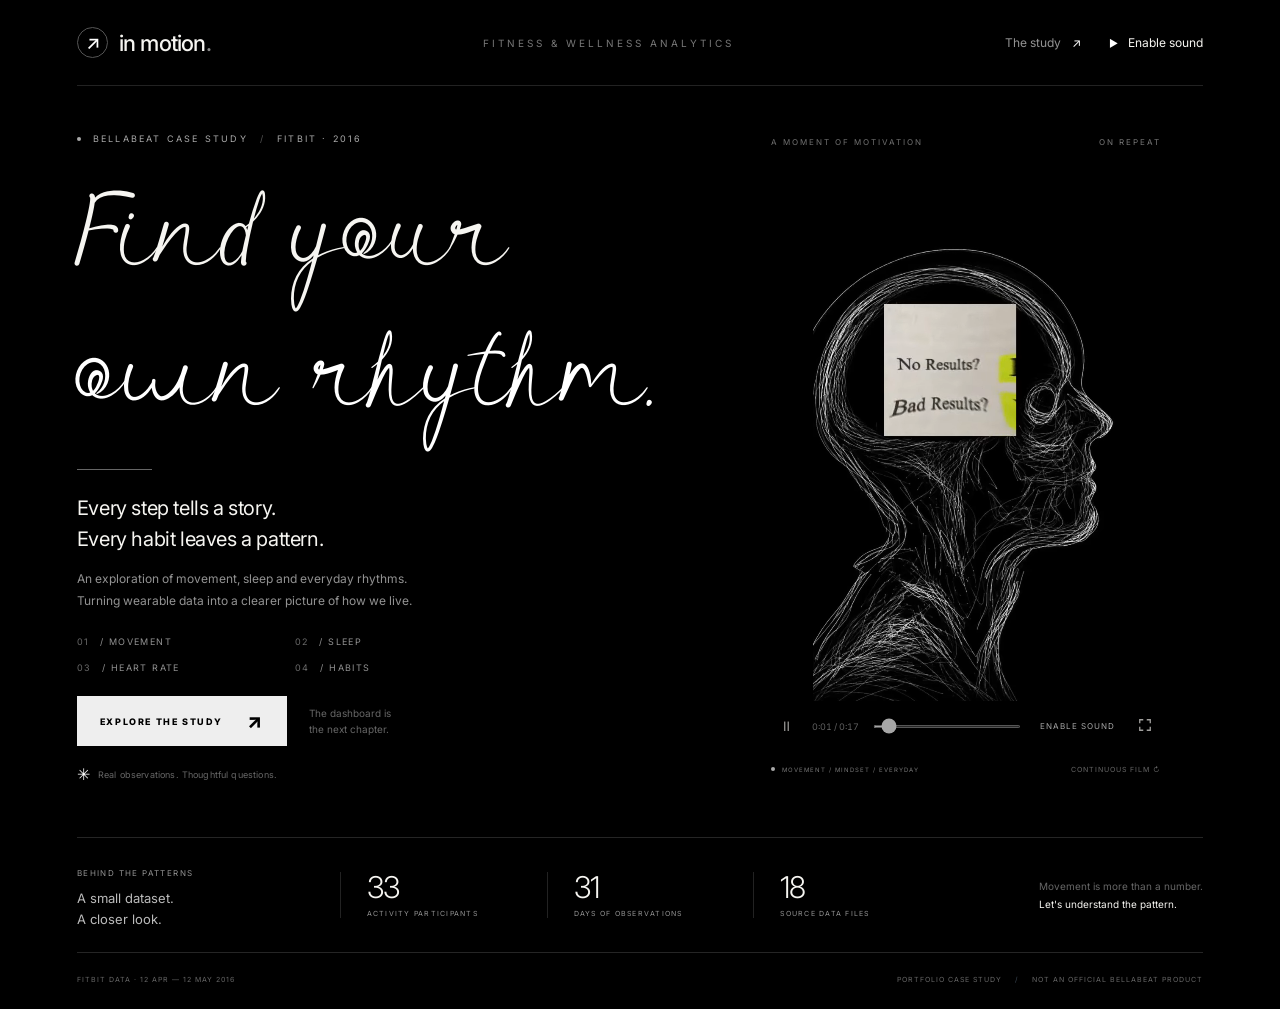
<file: landing/index.html>
<!doctype html>
<html lang="en">
<head>
<meta charset="utf-8"><meta name="viewport" content="width=device-width, initial-scale=1">
<title>In Motion · Fitness & Wellness Analytics</title>
<link rel="stylesheet" href="style.css">
</head>
<body>
<div class="page">
  <header class="masthead">
    <a class="brand" href="#home" aria-label="In Motion home"><span class="brand-mark" aria-hidden="true">↗</span><span>in motion<span class="brand-dot">.</span></span></a>
    <span class="masthead-label">FITNESS & WELLNESS ANALYTICS</span>
    <nav aria-label="Main navigation"><button class="nav-link" data-open-study>The study <span aria-hidden="true">↗</span></button><button class="watch-link" id="watch-top"><span class="tiny-play" aria-hidden="true">▶</span> Enable sound</button></nav>
  </header>

  <main id="home" class="hero">
    <section class="hero-copy" aria-labelledby="hero-title">
      <div class="eyebrow"><span class="live-dot" aria-hidden="true"></span> BELLABEAT CASE STUDY <span class="slash">/</span> FITBIT · 2016</div>
      <h1 id="hero-title"><span>Find your</span><span class="lime">own rhythm.</span></h1>
      <div class="short-rule" aria-hidden="true"></div>
      <p class="hero-description">Every step tells a story.<br>Every habit leaves a pattern.</p>
      <p class="hero-detail">An exploration of movement, sleep and everyday rhythms. Turning wearable data into a clearer picture of how we live.</p>
      <div class="topics" aria-label="Project topics">
        <span><b>01</b> / MOVEMENT</span><span><b>02</b> / SLEEP</span><span><b>03</b> / HEART RATE</span><span><b>04</b> / HABITS</span>
      </div>
      <div class="actions"><button class="primary-button" data-open-study>EXPLORE THE STUDY <span aria-hidden="true">↗</span></button><span class="next-note">The dashboard is<br>the next chapter.</span></div>
      <div class="micro-caption"><span aria-hidden="true">✳</span> Real observations. Thoughtful questions.</div>
    </section>

    <section class="film" aria-label="Fitness inspiration video">
      <div class="film-topline"><span>A MOMENT OF MOTIVATION</span><span class="film-duration">ON REPEAT</span></div>
      <div class="video-wrap" id="video-wrap">
        <video id="fitness-video" autoplay loop muted playsinline preload="auto" poster="assets/poster.jpg" aria-label="Uploaded motivational film with its original audio">
          <source src="assets/fitness-film.webm" type="video/webm">
          <source src="assets/fitness-film.mp4" type="video/mp4">
          Your browser does not support this video. Download the MP4 from the project assets folder.
        </video>
        <button id="start-video" class="start-video" aria-label="Play video with original sound"><span class="play-disc" aria-hidden="true">▶</span><span>PLAY FILM</span></button>
        <div class="film-label" aria-hidden="true">A LITTLE INSPIRATION.<br><span>A DIFFERENT PERSPECTIVE.</span></div>
      </div>
      <div class="player-controls" aria-label="Video playback controls">
        <button id="play-toggle" aria-label="Play video">▶</button>
        <span id="time-label" class="time-label">0:00 / 0:17</span>
        <input id="seek" type="range" min="0" max="17.47" step="0.1" value="0" aria-label="Video position">
        <button id="sound-toggle" aria-label="Enable sound" aria-pressed="true">ENABLE SOUND</button>
        <button id="fullscreen" aria-label="View video fullscreen"><svg width="14" height="14" viewBox="0 0 16 16" fill="none" stroke="currentColor" stroke-width="1.5" aria-hidden="true"><path d="M6 2H2v4m8-4h4v4M2 10v4h4m4 0h4v-4"/></svg></button>
      </div>
      <p class="film-note"><span class="live-dot" aria-hidden="true"></span> MOVEMENT / MINDSET / EVERYDAY <span>CONTINUOUS FILM ↻</span></p>
      <p id="player-message" role="status"></p>
    </section>
  </main>

  <section class="study-strip" aria-label="Dataset at a glance">
    <div class="strip-intro"><span>BEHIND THE PATTERNS</span><p>A small dataset.<br>A closer look.</p></div>
    <div class="stat"><strong>33<span>↗</span></strong><span>ACTIVITY PARTICIPANTS</span></div>
    <div class="stat"><strong>31</strong><span>DAYS OF OBSERVATIONS</span></div>
    <div class="stat"><strong>18</strong><span>SOURCE DATA FILES</span></div>
    <div class="strip-note">Movement is more than a number.<br><span>Let's understand the pattern.</span></div>
  </section>
  <footer><span>FITBIT DATA · 12 APR — 12 MAY 2016</span><span>PORTFOLIO CASE STUDY <span class="footer-divider">/</span> NOT AN OFFICIAL BELLABEAT PRODUCT</span></footer>
</div>

<dialog id="study-dialog" aria-labelledby="study-title">
  <div class="dialog-top"><span>THE STORY BEHIND THE DATA</span><button id="close-study" aria-label="Close study overview">✕</button></div>
  <h2 id="study-title">Better questions.<br><span>Meaningful insights.</span></h2>
  <p>How do people use their fitness trackers—and what could those habits teach Bellabeat?</p>
  <div class="study-grid"><article><span>01 / ACTIVITY</span><h3>Find the rhythm.</h3><p>Explore steps, active minutes and patterns across the day.</p></article><article><span>02 / RECOVERY</span><h3>Look beyond movement.</h3><p>Connect recorded sleep and heart-rate observations with daily routines.</p></article><article><span>03 / STRATEGY</span><h3>Make insights useful.</h3><p>Develop evidence-led ideas for the Bellabeat App/Membership.</p></article></div>
  <p class="study-limit">A 2016 convenience sample of 33 activity participants. Findings describe this dataset; they do not establish causation or represent everyone.</p>
  <button class="primary-button" id="back-home">BACK TO THE LANDING PAGE <span aria-hidden="true">↗</span></button>
</dialog>
<script src="script.js"></script>
</body>
</html>
</file>
<file: landing/style.css>
@font-face{font-family:Fraunces;src:url('assets/fonts/Fraunces.ttf') format('truetype');font-weight:100 900;font-display:swap}
@font-face{font-family:Kalam;src:url('assets/fonts/Kalam-Bold.ttf') format('truetype');font-weight:700;font-display:swap}
@font-face{font-family:Inter;src:url('assets/fonts/Inter.ttf') format('truetype');font-weight:100 900;font-display:swap}
:root{--bg:#080e14;--ink:#f2f2e9;--lime:#d9f36b;--muted:#a6b1bd;--line:#29323c;--display:Fraunces,Georgia,serif}
*{box-sizing:border-box}html{scroll-behavior:smooth}body{margin:0;background:var(--bg);color:var(--ink);font-family:Inter,Arial,sans-serif}button,a,input{-webkit-tap-highlight-color:transparent}button{font:inherit;cursor:pointer}button:focus-visible,a:focus-visible,input:focus-visible{outline:2px solid var(--lime);outline-offset:5px}button{color:inherit}a{color:inherit;text-decoration:none}.page{max-width:1560px;margin:auto;padding:0 5.2%}.masthead{height:100px;border-bottom:1px solid var(--line);display:flex;align-items:center;justify-content:space-between;gap:24px}.brand{font-weight:700;letter-spacing:-1.5px;font-size:27px;display:flex;align-items:center;gap:11px}.brand-mark{display:grid;place-items:center;color:var(--bg);background:var(--lime);font-size:24px;width:31px;height:31px;transform:rotate(-7deg);border-radius:3px}.brand-dot{color:var(--lime)}.masthead-label{font-size:10px;letter-spacing:2px;color:var(--muted)}nav{display:flex;align-items:center;gap:28px}.nav-link,.watch-link{border:none;background:none;font-size:12px;padding:10px 0}.nav-link{color:var(--muted)}.nav-link span{color:var(--lime);padding-left:8px}.watch-link{display:flex;gap:10px;align-items:center}.tiny-play{color:var(--lime);font-size:10px}.hero{display:grid;grid-template-columns:1.25fr 1fr;gap:8%;padding:45px 0 38px;align-items:center}.hero-copy{padding:15px 0}.eyebrow{font-family:Kalam,sans-serif;font-size:13px;letter-spacing:1.8px;color:var(--lime);display:flex;gap:12px;align-items:center}.live-dot{width:6px;height:6px;border-radius:100%;background:var(--lime);display:inline-block;flex-shrink:0}.slash{color:#68715a}h1{font-family:var(--display);font-size:clamp(62px,7.7vw,116px);font-weight:900;line-height:1.06;letter-spacing:-5px;margin:30px 0 27px;font-variation-settings:'SOFT' 100,'WONK' 1,'opsz' 100}h1 span{display:block;white-space:nowrap}.lime{color:var(--lime)}.short-rule{width:45px;height:3px;background:var(--lime);margin:0 0 21px}.hero-description{font-family:Kalam,cursive;font-size:24px;line-height:1.45;color:var(--ink);margin:0 0 13px}.hero-detail{font-size:14px;line-height:1.9;max-width:400px;margin:0;color:var(--muted)}.topics{margin:25px 0 28px;padding-top:20px;border-top:1px solid var(--line);display:grid;grid-template-columns:auto auto;gap:12px 25px;max-width:385px;font-family:Kalam,cursive;font-size:13px;letter-spacing:1.1px;color:var(--muted)}.topics b{color:var(--ink);font-weight:700}.actions{display:flex;align-items:center;gap:22px}.primary-button{background:var(--lime);color:var(--bg);border:1px solid var(--lime);font-size:11px;font-weight:800;letter-spacing:1.25px;padding:19px 22px;display:inline-flex;align-items:center;gap:24px;transition:background .2s,transform .2s}.primary-button span{font-size:20px;line-height:14px}.primary-button:hover{background:#e8ff97;transform:translateY(-2px)}.next-note{font-size:11px;color:#7d8a97;line-height:1.65}.micro-caption{display:flex;align-items:center;gap:8px;margin-top:18px;color:#85929f;font-size:10px;letter-spacing:.15px}.micro-caption span{color:var(--lime);font-size:16px}.film{max-width:410px;justify-self:center;width:100%;position:relative}.film-topline{display:flex;justify-content:space-between;margin:0 0 12px;font-size:9px;letter-spacing:1.8px;color:#a4afba}.film-duration{color:var(--lime)}.video-wrap{position:relative;background:#000;width:100%;aspect-ratio:9/13.6;overflow:hidden;border:1px solid #273039;border-radius:3px}video{display:block;width:100%;height:100%;object-fit:contain;background:#000}.start-video{position:absolute;inset:0;border:0;background:linear-gradient(180deg,rgba(0,0,0,0) 45%,rgba(0,0,0,.2));display:flex;align-items:center;justify-content:flex-end;flex-direction:column;padding:0 0 30px;gap:12px;font-size:9px;letter-spacing:2px;font-weight:700}.play-disc{display:grid;place-items:center;width:56px;height:56px;border-radius:50%;background:var(--lime);color:var(--bg);font-size:18px;box-shadow:0 0 0 9px rgba(217,243,107,.08);padding-left:3px;transition:transform .2s}.start-video:hover .play-disc{transform:scale(1.07)}.film-label{position:absolute;left:18px;top:17px;font-size:8px;letter-spacing:1.4px;line-height:1.8;pointer-events:none;color:var(--ink);text-shadow:0 1px 6px black}.film-label span{color:#aab2ac}.video-wrap.playing .start-video,.video-wrap.playing .film-label{display:none}.player-controls{display:flex;gap:10px;align-items:center;padding:12px 3px;border-bottom:1px solid var(--line)}.player-controls button{border:none;background:transparent;padding:5px;font-size:13px;min-width:26px}.player-controls #sound-toggle{font-size:8px;letter-spacing:1px;color:var(--lime);white-space:nowrap}.time-label{font-size:9px;color:var(--muted);white-space:nowrap;font-variant-numeric:tabular-nums}input[type=range]{accent-color:var(--lime);width:100%;min-width:30px;height:3px;cursor:pointer}.film-note{display:flex;align-items:center;gap:7px;font-size:7px;letter-spacing:1px;color:var(--muted);margin:13px 0 0;white-space:nowrap}.film-note>span:last-child{margin-left:auto;font-size:7px;color:#6d7b88}.film-note .live-dot{width:4px;height:4px}#player-message{font-size:11px;color:var(--lime);line-height:1.5;margin:6px 0 0}.study-strip{border-top:1px solid var(--line);border-bottom:1px solid var(--line);padding:25px 0;display:grid;grid-template-columns:1.25fr 1fr 1fr 1fr 1.35fr;align-items:center;gap:20px}.strip-intro>span{font-size:8px;letter-spacing:1.4px;color:var(--muted)}.strip-intro p{font-family:Kalam,cursive;font-size:18px;line-height:1.3;margin:8px 0 0}.stat{border-left:1px solid var(--line);padding-left:26px;display:flex;flex-direction:column;gap:7px}.stat strong{font-family:Fraunces,Georgia,serif;font-size:38px;font-weight:500;line-height:1}.stat strong span{font-family:Inter,sans-serif;color:var(--lime);font-size:18px;margin-left:13px}.stat>span{font-size:7px;letter-spacing:1.25px;color:var(--muted)}.strip-note{font-size:11px;line-height:1.8;color:#7d8b98;justify-self:end}.strip-note span{color:var(--ink)}footer{display:flex;justify-content:space-between;gap:20px;padding:22px 0 25px;font-size:7px;letter-spacing:1.3px;color:#788593}.footer-divider{padding:0 10px;color:#3e4b58}dialog{width:min(780px,calc(100vw - 40px));max-height:90vh;overflow:auto;border:1px solid #3f4c56;background:#101921;color:var(--ink);padding:32px;box-shadow:0 20px 100px #0008}dialog::backdrop{background:#02060bc9;backdrop-filter:blur(8px)}.dialog-top{display:flex;justify-content:space-between;align-items:center;font-size:9px;letter-spacing:1.6px;color:var(--lime)}.dialog-top button{border:0;background:none;font-size:20px}dialog h2{font-family:var(--display);font-size:44px;line-height:1.13;letter-spacing:-1px}dialog h2 span{color:var(--lime)}dialog>p{font-size:14px;line-height:1.8;color:var(--muted)}.study-grid{display:grid;grid-template-columns:repeat(3,1fr);gap:22px;margin:30px 0;border-top:1px solid var(--line);padding-top:24px}.study-grid article>span{font-family:Kalam,cursive;font-size:11px;color:var(--lime)}.study-grid h3{font-size:14px;line-height:1.5;font-weight:600}.study-grid p{font-size:12px;line-height:1.75;color:var(--muted)}dialog .study-limit{font-size:11px;border-top:1px solid var(--line);padding-top:16px}dialog .primary-button{margin-top:12px}.hero-copy{animation:arrive .65s ease both}.film{animation:arrive .85s ease both}@keyframes arrive{from{opacity:0;transform:translateY(12px)}to{opacity:1;transform:translateY(0)}}
@media(min-width:1500px){.hero{gap:10%;padding-top:55px;padding-bottom:48px}.film{max-width:440px}}
@media(max-width:1100px){.masthead-label{display:none}.hero{gap:5%;grid-template-columns:1.15fr 1fr}h1{font-size:7.8vw;letter-spacing:-3px}.hero-description{font-size:21px}.film{max-width:350px}.hero-detail{font-size:13px}.eyebrow{font-size:10px;gap:8px}.actions{gap:12px}.primary-button{padding:17px;font-size:9px;gap:15px}.study-strip{grid-template-columns:1.2fr 1fr 1fr 1fr}.strip-note{display:none}.film-note>span:last-child{display:none}}
@media(max-width:760px){.page{padding:0 6%}.masthead{height:78px;gap:10px}.brand{font-size:23px}.brand-mark{width:25px;height:25px;font-size:20px}nav{gap:18px}.nav-link{font-size:10px}.watch-link{font-size:0;gap:0}.tiny-play{font-size:12px}.hero{grid-template-columns:1fr;padding:35px 0 30px;gap:38px}.hero-copy{padding:0}h1{font-size:clamp(54px,12.6vw,91px);letter-spacing:-2.7px;margin:24px 0}.eyebrow{font-size:10px;letter-spacing:1.35px}.hero-description{font-size:23px}.hero-detail{font-size:13px;max-width:440px}.topics{margin:23px 0;font-size:12px;max-width:100%}.primary-button{padding:18px 20px;font-size:10px}.actions{gap:22px}.film{max-width:440px;justify-self:center}.video-wrap{aspect-ratio:9/14.5}.film-topline{font-size:8px}.film-note{font-size:7px}.study-strip{grid-template-columns:repeat(3,1fr);gap:14px;padding:22px 0}.strip-intro{grid-column:1/-1;display:flex;justify-content:space-between;align-items:center}.strip-intro p{font-size:16px;margin:0}.stat{padding-left:12px;margin-top:12px}.stat strong{font-size:34px}.stat>span{font-size:6px;letter-spacing:.7px;line-height:1.5}.stat strong span{font-size:14px;margin-left:5px}footer{flex-direction:column;font-size:6px;line-height:1.8;gap:7px;padding:18px 0 25px}dialog{padding:24px}dialog h2{font-size:34px}.study-grid{grid-template-columns:1fr;gap:12px}.study-grid h3{margin:8px 0}.study-grid p{margin:0}}
@media(prefers-reduced-motion:reduce){*,*::before,*::after{animation:none!important;transition:none!important;scroll-behavior:auto!important}}

/* Monochrome editorial edition — supplied Huansa typeface. */
@font-face{font-family:Huansa;src:url('assets/fonts/Huansa.otf') format('opentype');font-weight:400;font-style:normal;font-display:swap}
:root{--bg:#000;--ink:#f6f5f1;--lime:#fff;--muted:#929292;--line:#252525;--display:Huansa,cursive}
html,body{background:#000}.page{max-width:1600px;padding:0 6%}.masthead{height:86px;border-bottom-color:#222}.brand{font-size:22px;font-weight:500;letter-spacing:-.8px}.brand-mark{background:transparent;color:white;border:1px solid #555;border-radius:50%;transform:none;font-size:19px}.brand-dot{color:#888}.masthead-label{color:#777;letter-spacing:3px}.hero{grid-template-columns:1.3fr 1fr;gap:3%;padding:22px 0 28px}.hero-copy{padding:25px 0}.eyebrow{font-family:Inter,sans-serif;font-size:9px;letter-spacing:2.2px;color:#aaa}.slash{color:#555}.live-dot{background:#aaa;width:4px;height:4px}
h1{font-family:Huansa,cursive;font-weight:400;font-size:clamp(70px,8.4vw,130px);line-height:1.3;letter-spacing:0;margin:23px 0 22px;font-variation-settings:normal}h1 .lime{color:#fff}.short-rule{width:75px;height:1px;background:#666;margin-bottom:23px}.hero-description{font-family:Inter,sans-serif;font-weight:400;font-size:20px;line-height:1.55;letter-spacing:-.4px}.hero-detail{font-size:12px;line-height:1.9;max-width:370px;color:#929292}.topics{font-family:Inter,sans-serif;font-size:9px;letter-spacing:1.4px;border:0;gap:15px 24px;margin:23px 0;padding:0}.topics b{color:#686868;font-weight:400;margin-right:6px}.primary-button{border:1px solid #eee;background:#eee;color:#000;border-radius:0;padding:17px 22px;font-size:9px;letter-spacing:1.6px}.primary-button:hover{background:#fff}.next-note{color:#666;font-size:10px}.micro-caption{font-size:9px;color:#666}.film{max-width:390px}.film-topline{font-size:8px;color:#707070;letter-spacing:2px}.film-duration{color:#777}.video-wrap{border:none;border-radius:0;aspect-ratio:9/12.5;overflow:hidden}.film-label,.start-video{display:none!important}.player-controls{border:0;gap:12px;opacity:.65}.player-controls:hover{opacity:1}.player-controls #sound-toggle{color:white;font-size:8px}.film-note{font-size:6px;color:#777}.film-note>span:last-child{color:#666}.study-strip{padding:22px 0;grid-template-columns:1.3fr 1fr 1fr 1fr 1.3fr}.strip-intro p{font-family:Inter,sans-serif;font-weight:400;font-size:13px;line-height:1.6;color:#bbb}.stat strong{font-family:Inter,sans-serif;font-size:30px;font-weight:300;letter-spacing:-1px}.stat{border-left-color:#222}.stat strong span{display:none}.strip-note{color:#666;font-size:10px}footer{color:#666;letter-spacing:1px}dialog{background:#070707;border-color:#333}dialog h2{font-weight:400;font-size:65px;line-height:1.3;letter-spacing:0}.study-grid article>span{font-family:Inter,sans-serif;font-size:9px;color:#999}.dialog-top{color:#aaa}
@media(max-width:1100px){h1{font-size:8.4vw}.film{max-width:340px}.hero-description{font-size:18px}.study-strip{grid-template-columns:1.2fr 1fr 1fr 1fr}}
@media(max-width:760px){.hero{grid-template-columns:1fr;gap:12px;padding-top:15px}.hero-copy{padding:20px 0}h1{font-size:clamp(62px,14vw,98px);margin:24px 0;line-height:1.25}.eyebrow{font-size:7px;letter-spacing:1.5px}.hero-description{font-size:18px}.hero-detail{font-size:12px}.topics{font-size:8px}.film{max-width:400px}.video-wrap{aspect-ratio:9/13}.study-strip{grid-template-columns:repeat(3,1fr)}.strip-intro p{font-size:11px}.stat strong{font-size:28px}.primary-button{font-size:8px;padding:17px}.actions{gap:18px}dialog h2{font-size:48px}}
.player-controls #sound-toggle{flex-shrink:0}.player-controls #fullscreen{flex-shrink:0}.player-controls input[type=range]{flex:1;width:0;min-width:20px}.player-controls .time-label{flex-shrink:0}
</file>
